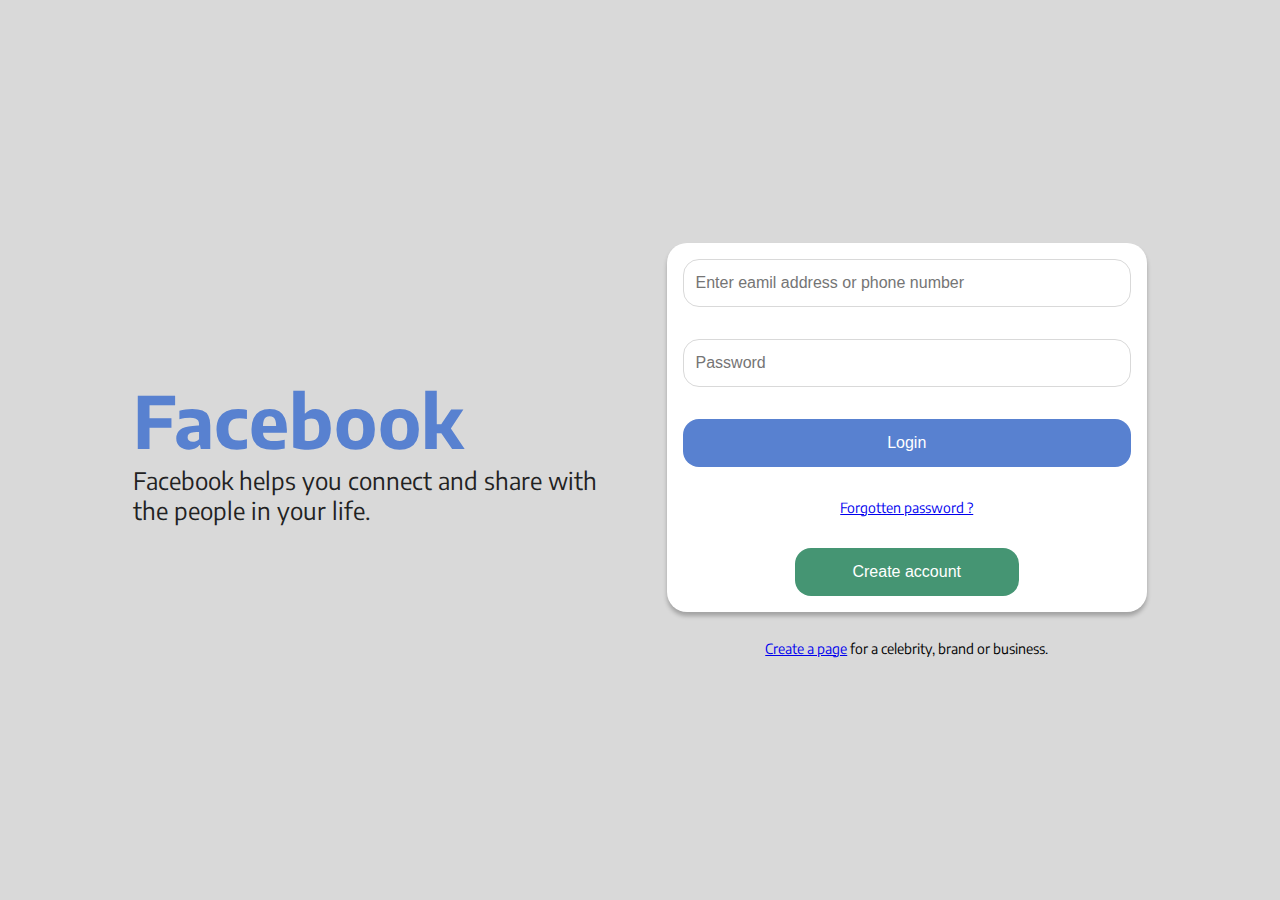
<file: fb_project/index.html>
<!DOCTYPE html>
<html lang="en">
<head>
    <meta charset="UTF-8">
    <meta name="viewport" content="width=device-width, initial-scale=1.0">
    <title>Fb project</title>
    <link rel="stylesheet" href="./css/style.css" >
    <link rel="preconnect" href="https://fonts.googleapis.com">
<link rel="preconnect" href="https://fonts.gstatic.com" crossorigin>
<link href="https://fonts.googleapis.com/css2?family=Encode+Sans:wght@100..900&display=swap" rel="stylesheet">
</head>
<body>
    <div class="wrapper">
        <div class="left">
            <h1>Facebook</h1>
            <p>Facebook helps you connect and share with the people in your life.</p>
        </div>
        <div class="right">
            <form >
                <input type="email" placeholder="Enter eamil address or phone number" name="eamil">
                <input type="password" placeholder="Password" name="password">
                <button class="loginbtn">Login</button>
                
                <p><a href="#">Forgotten password ?</a></p>
                <button class="createbtn">Create account</button>

            </form>
            <p><a href="#"> Create a page</a> for a celebrity, brand or business.</p>
        </div>
    </div>
  
</body>
</html>
</file>
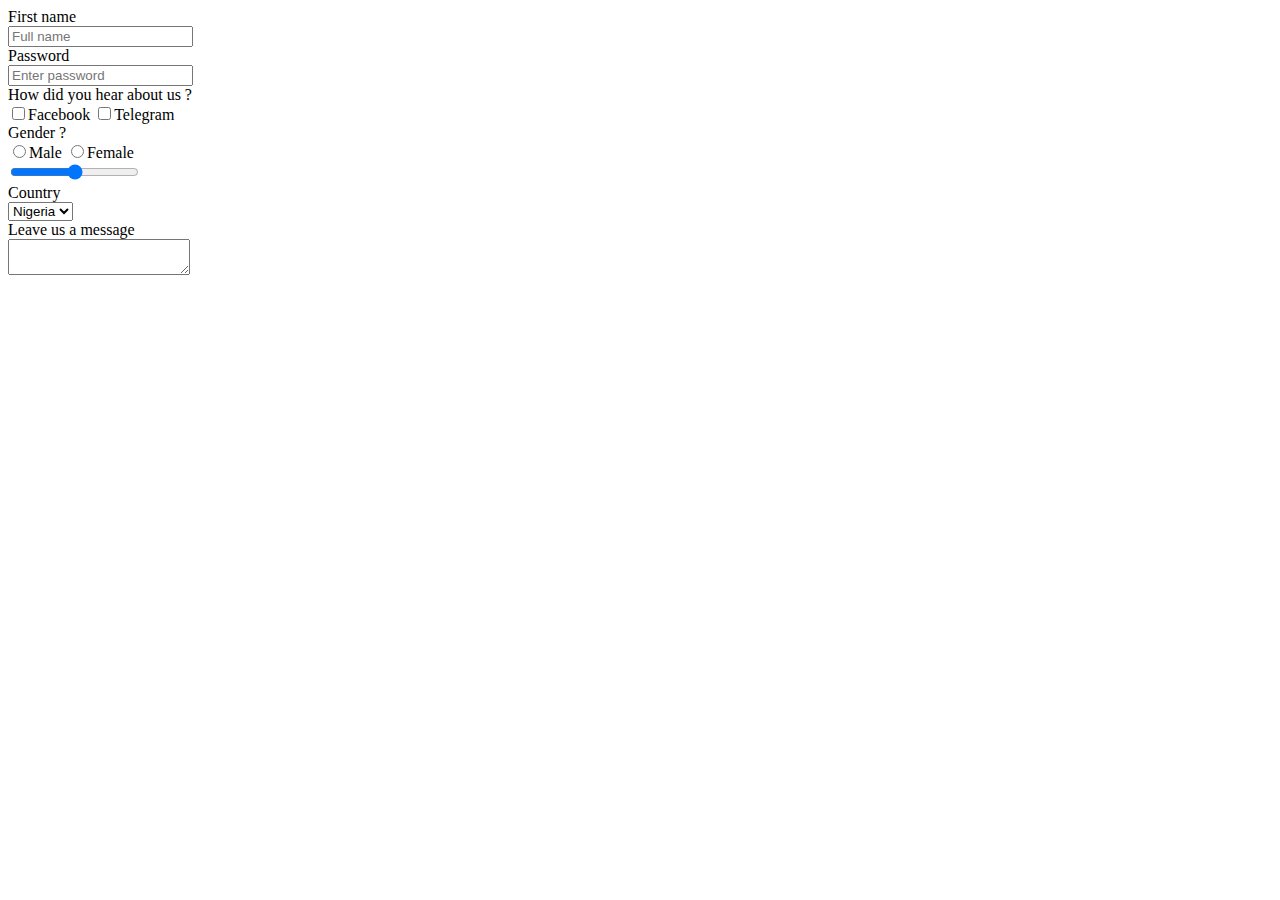
<file: login.html>
<!DOCTYPE html>
<html lang="en">
<head>
    <meta charset="UTF-8">
    <meta name="viewport" content="width=device-width, initial-scale=1.0">
    <title>Document</title>
</head>
<body>
    <form>
        <label for="firstname">First name</label><br>
        <input type="text" placeholder="Full name" name="fname"><br>
        <label for="pass">Password</label><br>
        <input  id="pass" type="password" placeholder="Enter password" name="pass"><br>
        <label>How did you hear about us ?</label><br>
        <input type="checkbox"><label>Facebook</label>
        <input type="checkbox"><label>Telegram</label><br>
        <label for="gender">Gender ?</label><br>
        <input type="radio" id="gender" name="gender" value="male"><label>Male</label>
        <input type="radio" id="gender" name="gender" value="Female" ><label>Female</label><br>
        <input type="range"><br>
        <label>Country</label><br>
        <select>
                <option>Nigeria</option>
                <option>Ghana</option>
                <option>US</option>
        </select><br>
        <label>Leave us a message</label><br>
        <textarea ></textarea>

    </form>
  
</body>
</html>
</file>
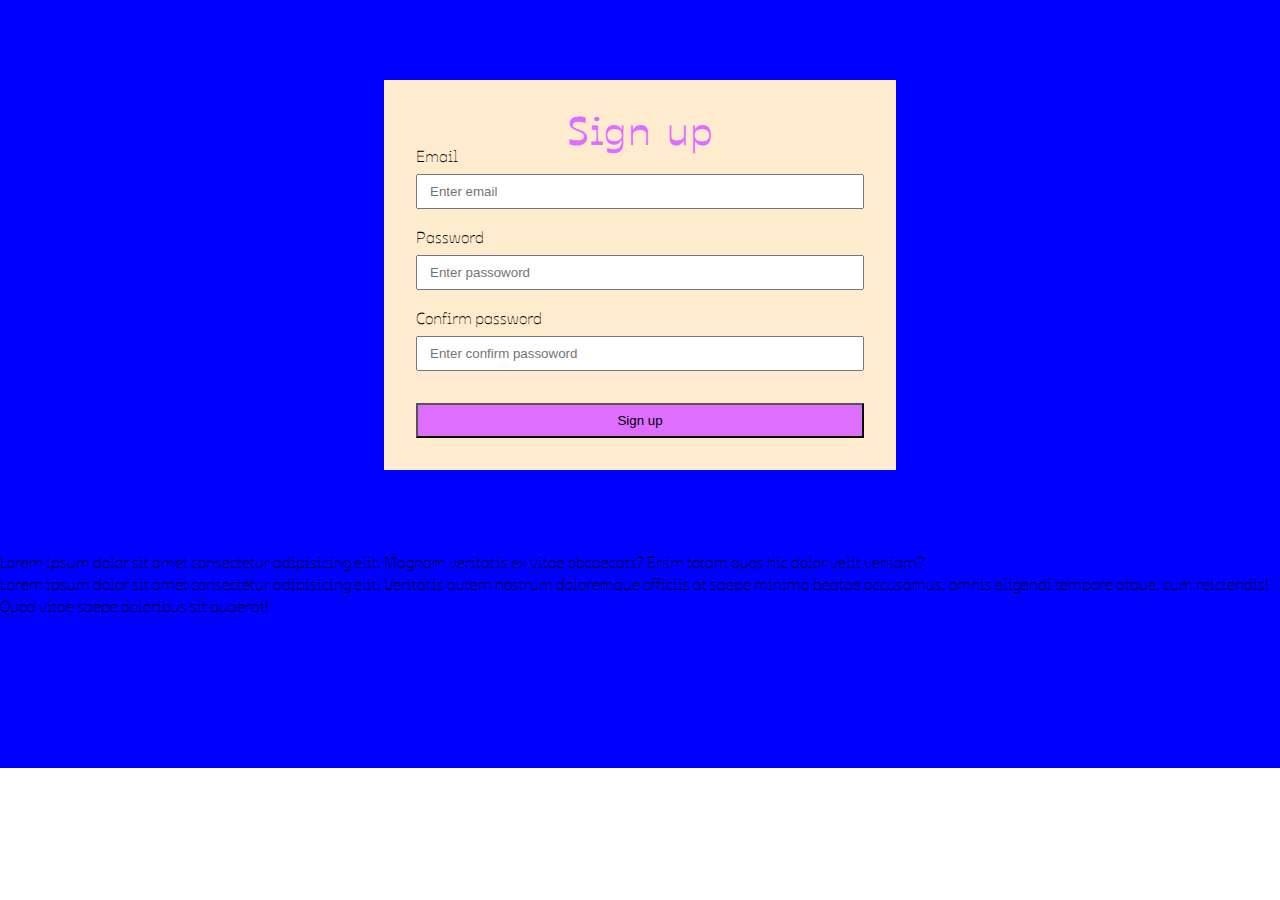
<file: signup.html>
<!DOCTYPE html>
<html lang="en">
<head>
    <meta charset="UTF-8">
    <meta name="viewport" content="width=device-width, initial-scale=1.0">
    <title>Signup</title>
    <link rel="stylesheet" href="./css/charles.css">
    <link href="https://fonts.googleapis.com/css2?family=Ojuju:wght@200..800&display=swap" rel="stylesheet">
</head>
<body>
    <div class="wrapper" >
        <form>
            <h1>Sign up</h1>
            <label>Email</label>
            <input type="email" placeholder="Enter email"><br>
            <label>Password</label>
            <input type="password" placeholder="Enter passoword">
            <label>Confirm password</label>
            <input type="password" placeholder="Enter confirm passoword">
            <button>Sign up</button>
        </form>
<p>Lorem ipsum dolor sit amet consectetur adipisicing elit. Magnam veritatis ex vitae obcaecati? Enim totam quos hic dolor velit veniam?</p>
      <p>Lorem ipsum dolor sit amet consectetur adipisicing elit. Veritatis autem nostrum doloremque officiis at saepe minima beatae accusamus, omnis eligendi tempore atque, cum reiciendis! Quod vitae saepe doloribus sit quaerat!</p>

    </div>
</body>
</html>
</file>
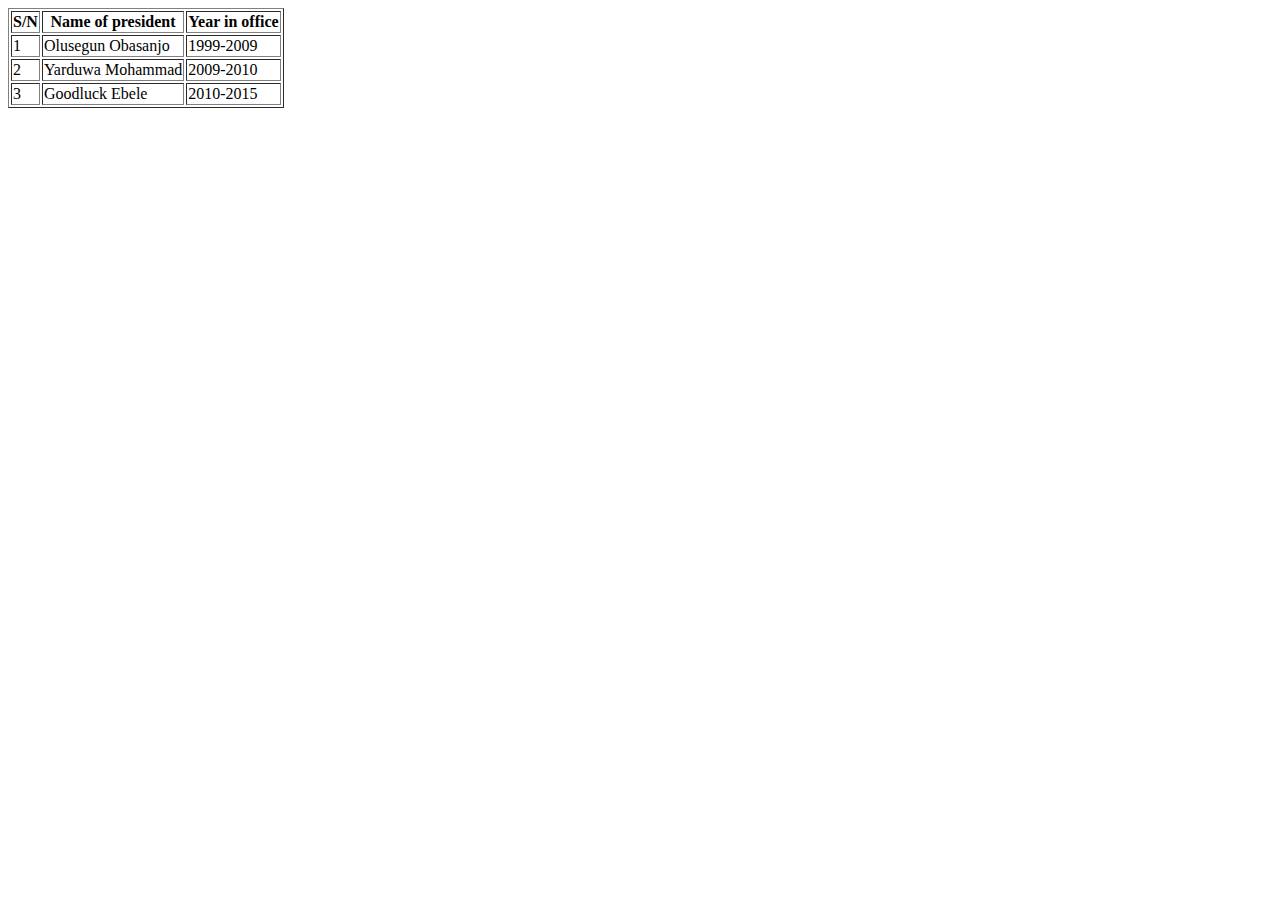
<file: table.html>
<!DOCTYPE html>
<html lang="en">
<head>
    <meta charset="UTF-8">
    <meta name="viewport" content="width=device-width, initial-scale=1.0">
    <title>Document</title>
</head>
<body>
    <table border="1">
        <tr>
            <th>S/N</th>
            <th>Name of president</th>
            <th>Year in office</th>
        </tr>
        <tr>
            <td>1</td>
            <td>Olusegun Obasanjo</td>
            <td>1999-2009</td>
        </tr>
        <tr>
            <td>2</td>
            <td>Yarduwa Mohammad</td>
            <td>2009-2010</td>
        </tr>
        <tr>
            <td>3</td>
            <td>Goodluck Ebele</td>
            <td>2010-2015</td>
        </tr>
    </table>
</body>
</html>
</file>
<file: fb_project/css/style.css>
* {
    padding: 0;
    margin: 0;
    box-sizing: border-box;
}

body {
    font-family: "Encode Sans", sans-serif;
    background-color: #D9D9D9;
}

.wrapper {
    height: 100vh;
  /* display: flex;
  justify-content: center;
  align-items: center; */
  display: grid;
  grid-template-columns: 1fr 1fr;
  align-items: center;
  gap: 53px;
  padding: 0 133px;



}

.left  h1{
    font-size: 72px;
    color: #5881D0;
}
.left  p{
    font-size: 24px;
    color: #222222;
}

.right {
  
    /* padding-left: 16px;
    padding-right: 16px;
    padding-bottom: 16px;
    padding-top: 16px; */
  
    display: flex;
    flex-direction: column;
    gap: 28px;
    width: 100%;
    max-width: 508px;
}
.right form {
    display: flex;
    flex-direction: column;
    gap: 32px;
    background-color: #FFFFFF;
    padding: 16px;
    border-radius: 20px;
    box-shadow: 0 4px 4px 0px rgba(0,0,0,0.25);
}
.right form input{
    width: 100%;
    height: 48px;
    padding-top: 8px;
    padding-bottom: 8px;
    padding-left: 12px;
    padding-right: 12px;
    border-radius: 16px;
    border: 1px solid #D9D9D9;
    color: #D9D9D9;
    font-size: 16px;
}

form .loginbtn {
    background-color: #5881D0;
    color:#FFFFFF;
    width: 100%;
    height: 48px;
    /* padding-top: 8px;
    padding-bottom: 8px;
    padding-left: 12px;
    padding-right: 12px; */
    padding: 8px 12px;
    border-radius: 16px;
    border: none;
  
    font-size: 16px;
}


.right p {
    text-align: center;
    font-size: 14px;
}

form .createbtn {
    display: block;
    width: 50%;
    /* width: fit-content; */

    margin: auto;
    padding: 8px 12px;
    border-radius: 16px;
    border: none;
    background-color: #459573;
 color: #FFFFFF;
    height: 48px;
    font-size: 16px;
}
</file>
<file: css/charles.css>
* {
    padding: 0;
    margin: 0;
    box-sizing: border-box;
}
body {
    /* background-image: url("../assets/images/portrait-thrilled-cool-mature-african-american-guy-with-curly-hair-beard-open-mouth-excitement-as-pointing-left-with-amazement-surprise.jpg"), url("../assets/images/portrait-thrilled-cool-mature-african-american-guy-with-curly-hair-beard-open-mouth-excitement-as-pointing-left-with-amazement-surprise.jpg"), url("../assets/images/portrait-thrilled-cool-mature-african-american-guy-with-curly-hair-beard-open-mouth-excitement-as-pointing-left-with-amazement-surprise.jpg"), url("../assets/images/portrait-thrilled-cool-mature-african-american-guy-with-curly-hair-beard-open-mouth-excitement-as-pointing-left-with-amazement-surprise.jpg");
    background-size: 200px , 200px, 200px ,200px;
    background-repeat:no-repeat;
    background-position: top right, top left, bottom left, bottom right ; */
    /* background-attachment: scroll; */
    /* font-family: Verdana, Geneva, Tahoma, sans-serif; */
    font-family: "Ojuju", sans-serif;
}
.wrapper {
    background-color: blue;
    width: 100%;
    height: 768px;
    padding-top: 80px;
}
form {
    margin-left: 80px;
    width: 512px;
    margin: auto;
    padding: 32px;
    margin-bottom: 80px;
    background-color: blanchedalmond;
   

}

input {
    width: 100%;
    padding-top: 8px;
    padding-bottom: 8px;
    padding-left: 12px;
    padding-right: 12px;
    margin-bottom: 16px;
    margin-top: 8px;
}
h1 {
    font-size: 40px;
    text-align:center;
    color: rgb(222, 110, 255);
    font-weight: 600;
    line-height: 32px ;
    letter-spacing: 2px;
    word-spacing: 4px;

}
button {
    width: 100%;
    padding-top: 8px;
    padding-bottom: 8px;
    background-color: rgb(222, 110, 255);
    margin-top: 16px;
}
</file>
